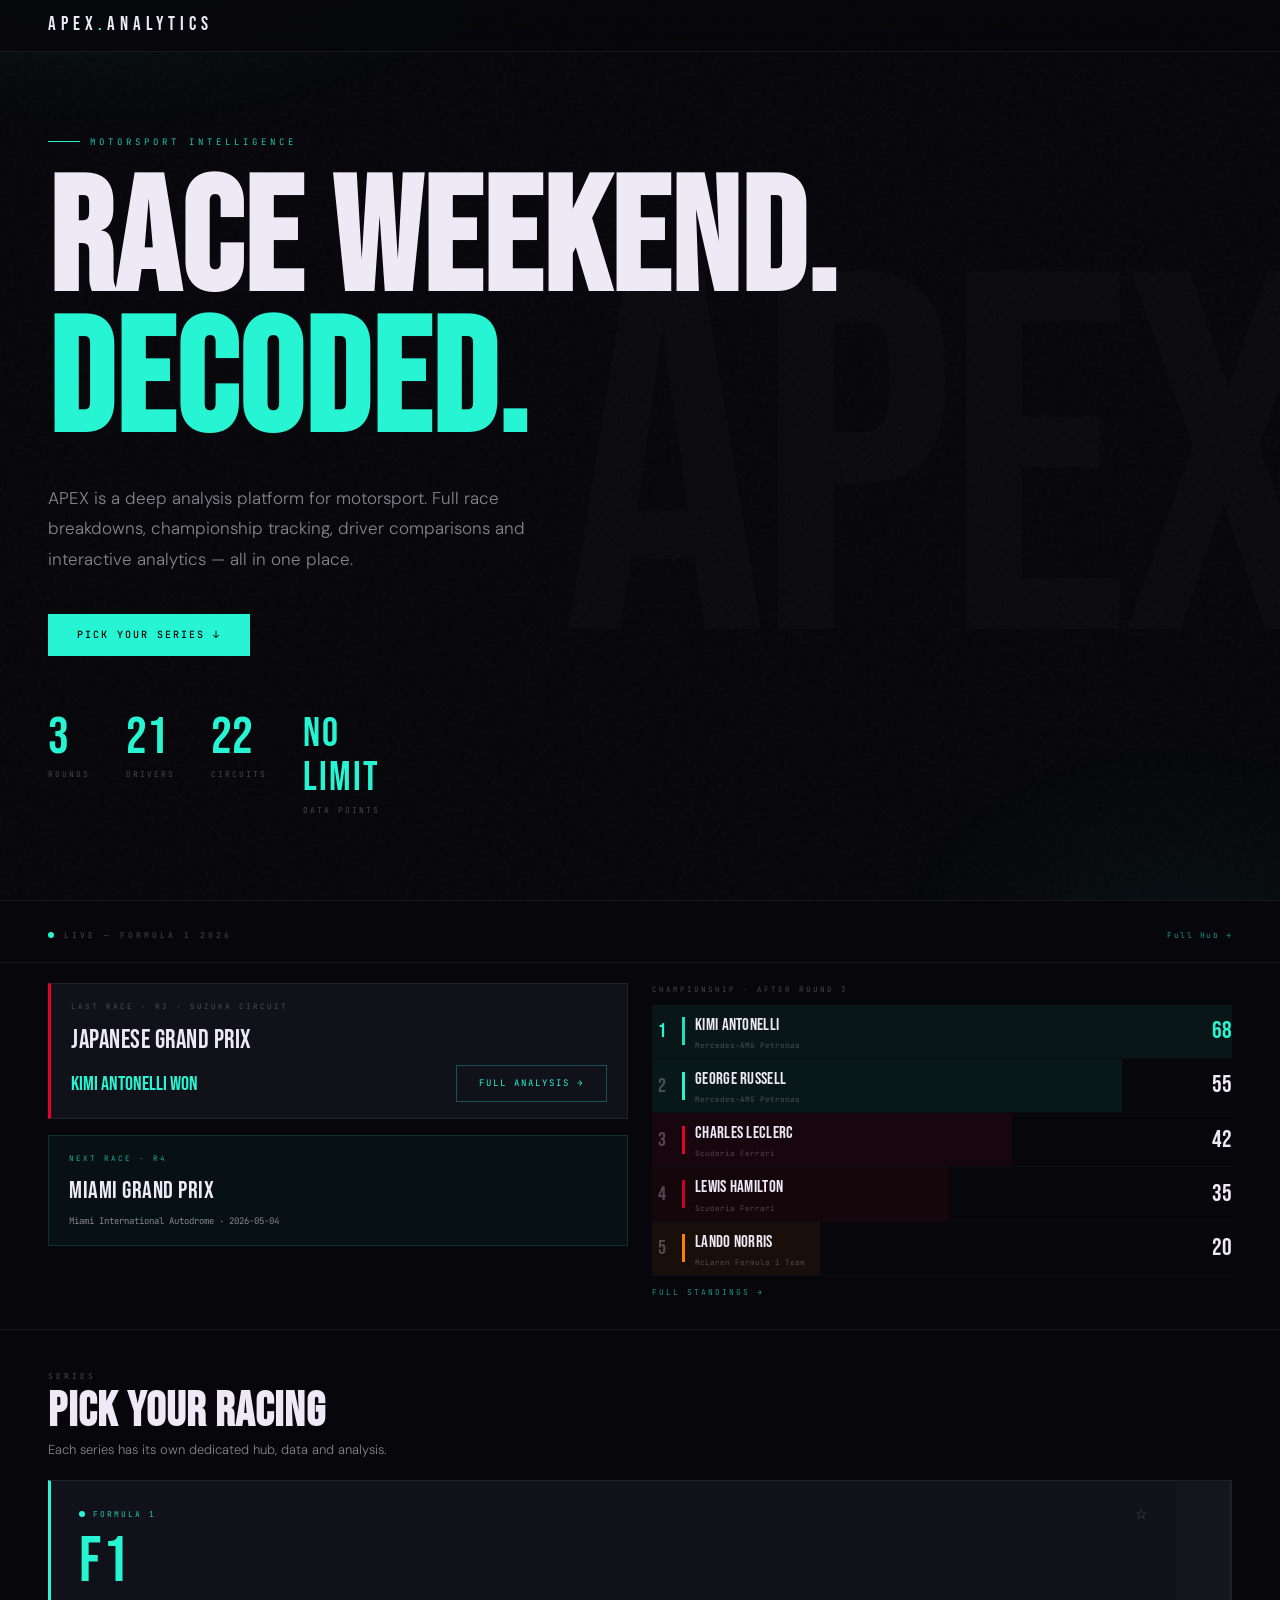
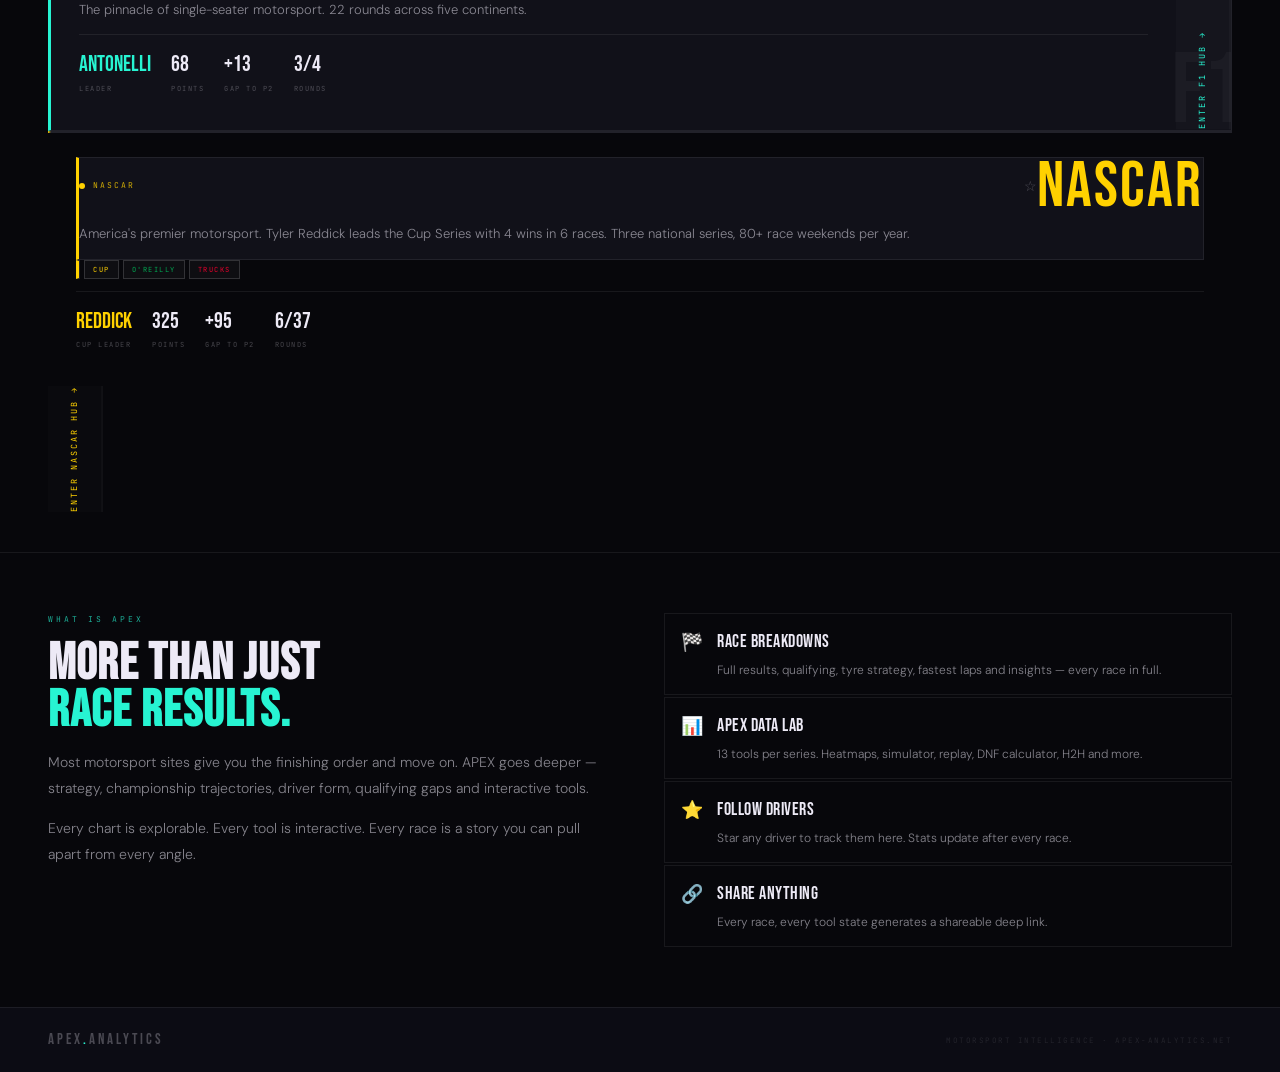
<file: index.html>
<!DOCTYPE html>
<html lang="en">
<head>
  <meta charset="UTF-8">
  <link rel="preconnect" href="https://fonts.googleapis.com">
  <link rel="preconnect" href="https://fonts.gstatic.com" crossorigin>
  <link href="https://fonts.googleapis.com/css2?family=Bebas+Neue&family=DM+Sans:ital,wght@0,300;0,400;0,500;1,300&family=JetBrains+Mono:wght@300;400;500&display=swap" rel="stylesheet">
  <meta name="viewport" content="width=device-width, initial-scale=1.0">
  <title>APEX Analytics — Motorsport Intelligence</title>
  <link rel="icon" type="image/svg+xml" href="/favicon.svg">
  <link rel="stylesheet" href="assets/apex.css?v=6f76edb7">
  <meta name="description" content="Deep race analysis across motorsport. Results, strategy, championship tracking and archives. Updated after every event.">
  <meta property="og:title" content="APEX Analytics — Motorsport Intelligence">
  <meta property="og:image" content="https://apex-analytics.net/assets/og-image.png">
  <style>
  /* ── LANDING PAGE SPECIFIC ───────────────────────────── */

  .lp-content { position:relative; z-index:1; }

  /* HERO */
  .hero {
    min-height:calc(100vh - var(--nav-h));
    display:flex; flex-direction:column; justify-content:center;
    padding:80px var(--pad);
    position:relative; overflow:hidden;
  }
  .hero-kicker {
    display:flex; align-items:center; gap:10px;
    margin-bottom:24px;
  }
  .hero-kicker-line {
    width:32px; height:1px; background:var(--accent);
  }
  .hero-kicker-text {
    font-family:'JetBrains Mono',monospace;
    font-size:9px; letter-spacing:4px; text-transform:uppercase;
    color:var(--accent); opacity:.8;
  }
  .hero-h1 {
    font-family:'Bebas Neue',display;
    font-size:clamp(72px,12vw,160px);
    letter-spacing:2px; line-height:.88;
    margin-bottom:28px;
  }
  .hero-h1 .line2 { color:var(--accent); display:block; }
  .hero-sub {
    font-size:clamp(15px,2vw,18px); color:var(--muted);
    font-weight:300; line-height:1.8; max-width:520px; margin-bottom:40px;
  }
  .hero-actions { display:flex; gap:12px; flex-wrap:wrap; margin-bottom:80px; }

  /* Animated stat strip */
  .hero-stats {
    display:flex; gap:40px; flex-wrap:wrap;
  }
  .hs-item {
    display:flex; flex-direction:column; gap:4px;
  }
  .hs-v {
    font-family:'Bebas Neue',display;
    font-size:42px; letter-spacing:1px; line-height:1;
    color:var(--accent);
    counter-reset:num var(--target);
  }
  .hs-l {
    font-family:'JetBrains Mono',monospace;
    font-size:8px; letter-spacing:2px; text-transform:uppercase; color:var(--dim);
  }

  /* Scroll indicator */
  .scroll-hint {
    position:absolute; bottom:32px; left:50%; transform:translateX(-50%);
    display:flex; flex-direction:column; align-items:center; gap:8px;
    font-family:'JetBrains Mono',monospace; font-size:8px;
    letter-spacing:2px; text-transform:uppercase; color:var(--dim);
    animation:fadeIn 1s 1s both;
  }
  .scroll-arrow {
    width:1px; height:32px; background:linear-gradient(var(--accent), transparent);
    animation:scroll-pulse 2s ease-in-out infinite;
  }
  @keyframes scroll-pulse {
    0%,100%{opacity:.4;transform:scaleY(.8);transform-origin:top}
    50%{opacity:1;transform:scaleY(1);transform-origin:top}
  }

  /* Hero background number */
  .hero-bg-word {
    position:absolute; right:-40px; top:50%; transform:translateY(-50%);
    font-family:'Bebas Neue',display; font-size:min(35vw,500px);
    letter-spacing:-10px; color:rgba(255,255,255,.018);
    pointer-events:none; user-select:none; line-height:1;
  }

  /* ── WHAT IS APEX SECTION ── */
  .what-section {
    padding:100px var(--pad);
    border-top:1px solid var(--border);
  }
  .what-grid {
    display:grid; grid-template-columns:1fr 1fr; gap:64px; align-items:center;
  }
  .what-left {}
  .what-h2 {
    font-family:'Bebas Neue',display;
    font-size:clamp(40px,5vw,64px); letter-spacing:1px; line-height:.92;
    margin-bottom:20px;
  }
  .what-h2 .acc { color:var(--accent); }
  .what-p {
    font-size:15px; color:var(--muted); line-height:1.85; font-weight:300;
    margin-bottom:16px;
  }
  .what-features {
    display:flex; flex-direction:column; gap:2px; margin-top:28px;
  }
  .what-feature {
    display:flex; align-items:flex-start; gap:14px;
    padding:14px 16px; border:1px solid var(--border);
    transition:border-color .18s, background .18s; cursor:default;
  }
  .what-feature:hover { border-color:rgba(var(--accent-rgb),.25); background:rgba(var(--accent-rgb),.03); }
  .wf-icon { font-size:18px; flex-shrink:0; margin-top:1px; }
  .wf-title { font-family:'Bebas Neue',display; font-size:18px; letter-spacing:.5px; margin-bottom:4px; }
  .wf-desc  { font-size:12px; color:var(--muted); font-weight:300; line-height:1.6; }

  /* Right: mini mockup preview */
  .what-right {
    position:relative;
  }
  .preview-screen {
    background:var(--bg3); border:1px solid var(--border);
    overflow:hidden; position:relative;
  }
  .preview-bar {
    height:36px; background:var(--bg2); border-bottom:1px solid var(--border);
    display:flex; align-items:center; padding:0 14px; gap:8px;
  }
  .preview-dot { width:8px; height:8px; border-radius:50%; }
  .preview-content { padding:20px; }
  .preview-title {
    font-family:'Bebas Neue',display; font-size:32px; letter-spacing:1px;
    color:var(--accent); margin-bottom:12px;
  }
  .preview-rows { display:flex; flex-direction:column; gap:2px; }
  .preview-row {
    display:flex; align-items:center; gap:8px;
    padding:8px 10px; background:var(--surface);
    animation:slideIn .4s var(--ease-out) both;
  }
  .pr-pos { font-family:'Bebas Neue',display; font-size:16px; color:var(--dim); width:20px; }
  .pr-pos.p1 { color:var(--accent); }
  .pr-name { font-family:'Bebas Neue',display; font-size:16px; flex:1; }
  .pr-pts { font-family:'JetBrains Mono',monospace; font-size:10px; font-weight:500; }
  .pr-bar-wrap { flex:1; height:3px; background:rgba(255,255,255,.06); }
  .pr-bar { height:100%; background:var(--accent); }

  /* ── SERIES SECTION ── */
  .series-section {
    padding:80px var(--pad);
    border-top:1px solid var(--border);
  }
  .series-header {
    display:flex; align-items:flex-end; justify-content:space-between;
    margin-bottom:32px; flex-wrap:wrap; gap:16px;
  }
  .series-h2 {
    font-family:'Bebas Neue',display;
    font-size:clamp(36px,5vw,56px); letter-spacing:1px; line-height:.9;
  }
  .series-sub { font-size:13px; color:var(--muted); font-weight:300; margin-top:6px; }

  .series-grid {
    display:grid; grid-template-columns:1fr 1fr 1fr; gap:2px;
  }
  .series-card {
    position:relative; overflow:hidden;
    background:var(--bg3); border:1px solid var(--border);
    padding:28px 28px 24px;
    transition:border-color .2s, background .2s;
    cursor:pointer; text-decoration:none; color:inherit;
  }
  .series-card.active-series:hover {
    border-color:rgba(var(--accent-rgb),.3);
    background:rgba(var(--accent-rgb),.02);
  }
  .series-card::before {
    content:''; position:absolute; left:0; top:0; bottom:0; width:3px;
    background:var(--sc, var(--accent));
    transform:scaleY(0); transform-origin:center; transition:transform .25s;
  }
  .series-card:hover::before { transform:scaleY(1); }
  .series-card-bg {
    position:absolute; right:-10px; bottom:-16px;
    font-family:'Bebas Neue',display; font-size:100px; letter-spacing:-2px;
    color:rgba(255,255,255,.03); pointer-events:none; line-height:1;
  }
  .sc-badge {
    font-family:'JetBrains Mono',monospace; font-size:7.5px;
    letter-spacing:2.5px; text-transform:uppercase;
    color:var(--sc,var(--accent)); margin-bottom:10px;
    display:flex; align-items:center; gap:8px;
  }
  .sc-live-dot {
    width:5px; height:5px; border-radius:50%; background:var(--sc,var(--accent));
    animation:pulse 2s ease-in-out infinite;
  }
  .sc-title {
    font-family:'Bebas Neue',display;
    font-size:clamp(28px,3.5vw,42px); letter-spacing:1px; line-height:.95;
    color:var(--sc,var(--accent)); margin-bottom:8px;
  }
  .sc-desc { font-size:12.5px; color:var(--muted); line-height:1.65; font-weight:300; margin-bottom:16px; }
  .sc-stat-row { display:flex; gap:16px; flex-wrap:wrap; }
  .sc-stat { }
  .sc-stat-v { font-family:'Bebas Neue',display; font-size:22px; color:var(--text); line-height:1; }
  .sc-stat-l { font-family:'JetBrains Mono',monospace; font-size:7px; letter-spacing:1.5px; text-transform:uppercase; color:var(--dim); }

  /* Coming series */
  .series-card.coming { opacity:.45; cursor:default; }
  .series-card.coming::before { display:none; }
  .sc-coming {
    font-family:'JetBrains Mono',monospace; font-size:7.5px;
    letter-spacing:2px; text-transform:uppercase; color:var(--dim);
    padding:3px 8px; border:1px solid var(--border); display:inline-block; margin-bottom:10px;
  }

  /* ── FAVORITES SECTION ── */
  .fav-section {
    padding:60px var(--pad);
    border-top:1px solid var(--border);
  }
  .fav-header { margin-bottom:24px; }
  .fav-h2 {
    font-family:'Bebas Neue',display; font-size:32px; letter-spacing:1px; margin-bottom:6px;
  }
  .fav-empty {
    padding:40px; border:1px dashed var(--border); text-align:center;
  }
  .fav-empty-text {
    font-family:'JetBrains Mono',monospace; font-size:9px;
    letter-spacing:2px; text-transform:uppercase; color:var(--dim); margin-bottom:12px;
  }
  .fav-grid { display:grid; grid-template-columns:repeat(auto-fill,minmax(220px,1fr)); gap:2px; }
  .fav-card {
    background:var(--bg3); border:1px solid var(--border); padding:16px 18px;
    transition:border-color .18s;
  }
  .fav-card:hover { border-color:var(--border-hi); }
  .fav-driver-name { font-family:'Bebas Neue',display; font-size:22px; letter-spacing:.5px; margin-bottom:4px; }
  .fav-team { font-family:'JetBrains Mono',monospace; font-size:8px; color:var(--dim); letter-spacing:1px; margin-bottom:10px; }
  .fav-stats { display:flex; gap:12px; }
  .fav-stat-v { font-family:'Bebas Neue',display; font-size:18px; line-height:1; }
  .fav-stat-l { font-family:'JetBrains Mono',monospace; font-size:7px; letter-spacing:1px; text-transform:uppercase; color:var(--dim); }
  .fav-remove {
    float:right; font-size:10px; color:var(--dim);
    cursor:pointer; transition:color .15s; background:none; border:none; padding:0;
  }
  .fav-remove:hover { color:var(--red); }

  /* ── DATA LAB TEASER ── */
  .lab-teaser {
    padding:80px var(--pad);
    border-top:1px solid var(--border);
    display:grid; grid-template-columns:1fr 1fr; gap:64px; align-items:center;
  }
  .lt-h2 {
    font-family:'Bebas Neue',display;
    font-size:clamp(40px,5vw,64px); letter-spacing:1px; line-height:.9; margin-bottom:16px;
  }
  .lt-h2 .acc { color:var(--accent); }
  .lt-p { font-size:14px; color:var(--muted); line-height:1.8; font-weight:300; margin-bottom:24px; }
  .lt-features { display:flex; flex-wrap:wrap; gap:6px; margin-bottom:28px; }

  /* Mini heatmap preview */
  .heatmap-preview {
    display:flex; flex-direction:column; gap:2px;
  }
  .hmp-row { display:flex; gap:2px; }
  .hmp-cell {
    flex:1; height:28px; display:flex; align-items:center; justify-content:center;
    font-family:'Bebas Neue',display; font-size:12px;
    transition:transform .15s;
  }
  .hmp-cell:hover { transform:scale(1.1); }

  /* RESPONSIVE */
  @media (max-width:900px) {
    .what-grid  { grid-template-columns:1fr; }
    .what-right { display:none; }
    .series-grid { grid-template-columns:1fr; }
    .lab-teaser { grid-template-columns:1fr; }
  }
  @media (max-width:600px) {
    .hero { padding:60px var(--pad) 80px; }
    .hero-stats { gap:24px; }
    .hero-actions { flex-direction:column; }
    .hero-actions .btn { width:100%; justify-content:center; }
  }

  @media (max-width: 768px) {
    #fav-series-bar { display:none !important; }
    #live-content > div { grid-template-columns: 1fr !important; }
    #series-grid a { grid-template-columns: 1fr !important; }
    #series-grid a > div:last-child { writing-mode: horizontal-tb !important; transform: none !important; border-left: none !important; border-top: 1px solid var(--border) !important; padding: 12px 24px !important; min-width: auto !important; justify-content: flex-start !important; }
    .what-section-grid { grid-template-columns: 1fr !important; }
  }
  @media (max-width: 600px) {
    section { padding-left: 16px !important; padding-right: 16px !important; }
  }
  </style>
</head>
<body>
  <div class="bg-radial"></div>
  <div class="bg-grid"></div>
  <div class="bg-noise"></div>

  <!-- NAV -->
  <nav class="apex-nav">
    <a class="nav-logo" href="index.html">APEX<span class="dot">.</span>ANALYTICS</a>
    <div id="nav-favs" style="display:flex;align-items:center;gap:6px;overflow:hidden"></div>
  </nav>
  <div id="fav-series-bar" style="display:none;border-bottom:1px solid var(--border);background:var(--bg2);padding:0 var(--pad);position:sticky;top:var(--nav-h);z-index:199">
    <div style="display:flex;align-items:center;gap:0;overflow-x:auto;scrollbar-width:none">
      <div style="font-family:'JetBrains Mono',monospace;font-size:7px;letter-spacing:2px;text-transform:uppercase;color:var(--dim);padding:8px 16px 8px 0;white-space:nowrap;border-right:1px solid var(--border);margin-right:12px;flex-shrink:0">Your Hubs</div>
      <div id="fav-series-chips" style="display:flex;gap:4px"></div>
    </div>
  </div>

  <div style="position:relative;z-index:1">

    <!-- HERO -->
    <section style="min-height:calc(100vh - var(--nav-h));display:flex;flex-direction:column;justify-content:center;padding:80px var(--pad);position:relative;overflow:hidden">
      <div style="position:absolute;right:-40px;top:50%;transform:translateY(-50%);font-family:'Bebas Neue',display;font-size:min(40vw,520px);letter-spacing:-10px;color:rgba(255,255,255,.018);pointer-events:none;user-select:none;line-height:1">APEX</div>

      <div style="display:flex;align-items:center;gap:10px;margin-bottom:24px">
        <div style="width:32px;height:1px;background:var(--accent)"></div>
        <span style="font-family:'JetBrains Mono',monospace;font-size:9px;letter-spacing:4px;text-transform:uppercase;color:var(--accent);opacity:.8">Motorsport Intelligence</span>
      </div>

      <h1 style="font-family:'Bebas Neue',display;font-size:clamp(72px,14vw,160px);letter-spacing:2px;line-height:.88;margin-bottom:28px">
        Race Weekend.<br>
        <span style="color:var(--accent)">Decoded.</span>
      </h1>

      <p style="font-size:clamp(14px,2vw,17px);color:var(--muted);font-weight:300;line-height:1.8;max-width:520px;margin-bottom:40px">
        APEX is a deep analysis platform for motorsport. Full race breakdowns, championship tracking, driver comparisons and interactive analytics — all in one place.
      </p>

      <div style="margin-bottom:56px">
        <a href="#series-section" class="btn primary" style="font-size:10px;padding:12px 28px" onclick="event.preventDefault();document.getElementById('series-section').scrollIntoView({behavior:'smooth'})">Pick Your Series ↓</a>
      </div>

      <div style="display:flex;gap:36px;flex-wrap:wrap">
        <div>
          <div style="font-family:'Bebas Neue',display;font-size:clamp(36px,5vw,52px);line-height:1;color:var(--accent)" id="stat-rounds">2</div>
          <div style="font-family:'JetBrains Mono',monospace;font-size:8px;letter-spacing:2px;text-transform:uppercase;color:var(--dim);margin-top:4px">Rounds</div>
        </div>
        <div>
          <div style="font-family:'Bebas Neue',display;font-size:clamp(36px,5vw,52px);line-height:1;color:var(--accent)" id="stat-drivers">20</div>
          <div style="font-family:'JetBrains Mono',monospace;font-size:8px;letter-spacing:2px;text-transform:uppercase;color:var(--dim);margin-top:4px">Drivers</div>
        </div>
        <div>
          <div style="font-family:'Bebas Neue',display;font-size:clamp(36px,5vw,52px);line-height:1;color:var(--accent)" id="stat-circuits">21</div>
          <div style="font-family:'JetBrains Mono',monospace;font-size:8px;letter-spacing:2px;text-transform:uppercase;color:var(--dim);margin-top:4px">Circuits</div>
        </div>
        <div>
          <div style="font-family:'Bebas Neue',display;font-size:clamp(28px,4vw,40px);line-height:1.1;letter-spacing:2px;color:var(--accent)">NO<br>LIMIT</div>
          <div style="font-family:'JetBrains Mono',monospace;font-size:8px;letter-spacing:2px;text-transform:uppercase;color:var(--dim);margin-top:4px">Data Points</div>
        </div>
      </div>
    </section>

    <!-- LIVE SNAPSHOT -->
    <section id="live-section" style="border-top:1px solid var(--border)">
      <div style="padding:28px var(--pad) 20px;display:flex;align-items:center;justify-content:space-between;border-bottom:1px solid var(--border)">
        <div style="display:flex;align-items:center;gap:10px">
          <div style="width:6px;height:6px;border-radius:50%;background:var(--accent);animation:pulse 2s ease-in-out infinite"></div>
          <span style="font-family:'JetBrains Mono',monospace;font-size:8px;letter-spacing:3px;text-transform:uppercase;color:var(--dim)">Live — Formula 1 2026</span>
        </div>
        <a href="f1.html" style="font-family:'JetBrains Mono',monospace;font-size:8px;letter-spacing:1.5px;color:var(--accent);opacity:.6;transition:opacity .15s" onmouseover="this.style.opacity=1" onmouseout="this.style.opacity=.6">Full Hub →</a>
      </div>
      <div id="live-content" style="padding:20px var(--pad)">
        <div style="font-family:'JetBrains Mono',monospace;font-size:9px;color:var(--dim);opacity:.4">Loading…</div>
      </div>
    </section>

    <!-- SERIES -->
    <section id="series-section" style="padding:40px var(--pad);border-top:1px solid var(--border)">
      <div style="margin-bottom:20px">
        <div style="font-family:'JetBrains Mono',monospace;font-size:8px;letter-spacing:3px;text-transform:uppercase;color:var(--dim);margin-bottom:8px">Series</div>
        <h2 style="font-family:'Bebas Neue',display;font-size:clamp(32px,5vw,48px);letter-spacing:1px;line-height:.9">Pick Your Racing</h2>
        <p style="font-size:13px;color:var(--muted);font-weight:300;margin-top:6px">Each series has its own dedicated hub, data and analysis.</p>
      </div>
      <div id="series-grid">
        <div style="font-family:'JetBrains Mono',monospace;font-size:9px;color:var(--dim);opacity:.4">Loading…</div>
      </div>
    </section>

    <!-- FAVORITES -->
    <section id="fav-section" style="padding:40px var(--pad);border-top:1px solid var(--border);display:none">
      <div style="display:flex;align-items:flex-end;justify-content:space-between;margin-bottom:20px;flex-wrap:wrap;gap:10px">
        <div>
          <div style="font-family:'JetBrains Mono',monospace;font-size:8px;letter-spacing:3px;text-transform:uppercase;color:var(--dim);margin-bottom:8px">Your Favorites</div>
          <h2 style="font-family:'Bebas Neue',display;font-size:clamp(28px,4vw,40px);letter-spacing:1px;line-height:.9">Drivers &amp; Teams</h2>
        </div>
        <button onclick="(function(){localStorage.removeItem('apex-favorites');location.reload();})()" style="font-family:'JetBrains Mono',monospace;font-size:7.5px;letter-spacing:1.5px;text-transform:uppercase;padding:6px 12px;border:1px solid var(--border);background:none;color:var(--dim);cursor:pointer;transition:color .15s,border-color .15s" onmouseover="this.style.color='var(--text)';this.style.borderColor='var(--border-hi)'" onmouseout="this.style.color='var(--dim)';this.style.borderColor='var(--border)'">Clear All</button>
      </div>
      <div id="fav-content"></div>
    </section>

    <!-- WHAT IS APEX -->
    <section style="padding:60px var(--pad);border-top:1px solid var(--border)">
      <div class="what-section-grid" style="display:grid;grid-template-columns:1fr 1fr;gap:48px;align-items:start">
        <div>
          <div style="font-family:'JetBrains Mono',monospace;font-size:8px;letter-spacing:3px;text-transform:uppercase;color:var(--accent);opacity:.7;margin-bottom:14px">What is APEX</div>
          <h2 style="font-family:'Bebas Neue',display;font-size:clamp(36px,4vw,52px);letter-spacing:1px;line-height:.92;margin-bottom:16px">
            More than just<br>
            <span style="color:var(--accent)">race results.</span>
          </h2>
          <p style="font-size:14px;color:var(--muted);line-height:1.85;font-weight:300;margin-bottom:14px">
            Most motorsport sites give you the finishing order and move on. APEX goes deeper — strategy, championship trajectories, driver form, qualifying gaps and interactive tools.
          </p>
          <p style="font-size:14px;color:var(--muted);line-height:1.85;font-weight:300">
            Every chart is explorable. Every tool is interactive. Every race is a story you can pull apart from every angle.
          </p>
        </div>
        <div style="display:flex;flex-direction:column;gap:2px">
          <div style="display:flex;align-items:flex-start;gap:14px;padding:14px 16px;border:1px solid var(--border);transition:border-color .18s" onmouseover="this.style.borderColor='rgba(39,244,210,.25)'" onmouseout="this.style.borderColor='rgba(255,255,255,.07)'">
            <div style="font-size:18px;flex-shrink:0">🏁</div>
            <div>
              <div style="font-family:'Bebas Neue',display;font-size:18px;letter-spacing:.5px;margin-bottom:4px">Race Breakdowns</div>
              <div style="font-size:12px;color:var(--muted);font-weight:300;line-height:1.6">Full results, qualifying, tyre strategy, fastest laps and insights — every race in full.</div>
            </div>
          </div>
          <div style="display:flex;align-items:flex-start;gap:14px;padding:14px 16px;border:1px solid var(--border);transition:border-color .18s" onmouseover="this.style.borderColor='rgba(39,244,210,.25)'" onmouseout="this.style.borderColor='rgba(255,255,255,.07)'">
            <div style="font-size:18px;flex-shrink:0">📊</div>
            <div>
              <div style="font-family:'Bebas Neue',display;font-size:18px;letter-spacing:.5px;margin-bottom:4px">APEX Data Lab</div>
              <div style="font-size:12px;color:var(--muted);font-weight:300;line-height:1.6">13 tools per series. Heatmaps, simulator, replay, DNF calculator, H2H and more.</div>
            </div>
          </div>
          <div style="display:flex;align-items:flex-start;gap:14px;padding:14px 16px;border:1px solid var(--border);transition:border-color .18s" onmouseover="this.style.borderColor='rgba(39,244,210,.25)'" onmouseout="this.style.borderColor='rgba(255,255,255,.07)'">
            <div style="font-size:18px;flex-shrink:0">⭐</div>
            <div>
              <div style="font-family:'Bebas Neue',display;font-size:18px;letter-spacing:.5px;margin-bottom:4px">Follow Drivers</div>
              <div style="font-size:12px;color:var(--muted);font-weight:300;line-height:1.6">Star any driver to track them here. Stats update after every race.</div>
            </div>
          </div>
          <div style="display:flex;align-items:flex-start;gap:14px;padding:14px 16px;border:1px solid var(--border);transition:border-color .18s" onmouseover="this.style.borderColor='rgba(39,244,210,.25)'" onmouseout="this.style.borderColor='rgba(255,255,255,.07)'">
            <div style="font-size:18px;flex-shrink:0">🔗</div>
            <div>
              <div style="font-family:'Bebas Neue',display;font-size:18px;letter-spacing:.5px;margin-bottom:4px">Share Anything</div>
              <div style="font-size:12px;color:var(--muted);font-weight:300;line-height:1.6">Every race, every tool state generates a shareable deep link.</div>
            </div>
          </div>
        </div>
      </div>
    </section>

  </div>


  <footer class="apex-footer">
    <div class="foot-logo">APEX<span class="dot">.</span>ANALYTICS</div>
    <div class="foot-copy">Motorsport Intelligence · apex-analytics.net</div>
  </footer>

  <script src="assets/apex.js?v=c7492599"></script>
  <script>
  initLandingPage();
  </script>
</body>
</html>
</file>
<file: assets/apex.css>
/* ============================================================
   APEX ANALYTICS v4 — Design System
   Brand: Bebas Neue (display) · JetBrains Mono (data) · DM Sans (body)
   Palette: #07070B bg · #27F4D2 teal · #E8002D red · white text
   ============================================================ */

/* ── TOKENS ─────────────────────────────────────────────── */
:root {
  --bg:          #07070B;
  --bg2:         #0C0C14;
  --bg3:         #111119;
  --surface:     rgba(255,255,255,.035);
  --surface2:    rgba(255,255,255,.055);
  --border:      rgba(255,255,255,.07);
  --border-hi:   rgba(255,255,255,.13);
  --text:        #EDEAF6;
  --muted:       rgba(237,234,246,.55);
  --dim:         rgba(237,234,246,.28);
  --faint:       rgba(237,234,246,.1);
  --accent:      #27F4D2;
  --accent-rgb:  39,244,210;
  --red:         #E8002D;
  --green:       #00D47C;
  --gold:        #FFD700;
  --nav-h:       52px;
  --pad:         clamp(18px,4vw,48px);
  --radius:      2px;
  --ease-out:    cubic-bezier(0.16,1,0.3,1);
  --ease-in-out: cubic-bezier(0.65,0,0.35,1);
}

/* ── RESET ───────────────────────────────────────────────── */
*,*::before,*::after { box-sizing:border-box; margin:0; padding:0; }
html { scroll-behavior:smooth; -webkit-font-smoothing:antialiased; }
body {
  background: var(--bg);
  color: var(--text);
  font-family: 'DM Sans', sans-serif;
  font-size: 14px;
  line-height: 1.6;
  overflow-x: hidden;
}
a { color:inherit; text-decoration:none; }
button { cursor:pointer; font-family:inherit; border:none; background:none; }
input,select { font-family:inherit; }
img { display:block; max-width:100%; }

/* ── GLOBAL ANIMATIONS ───────────────────────────────────── */
@keyframes fadeUp   { from{opacity:0;transform:translateY(20px)} to{opacity:1;transform:translateY(0)} }
@keyframes fadeIn   { from{opacity:0} to{opacity:1} }
@keyframes slideIn  { from{opacity:0;transform:translateX(-16px)} to{opacity:1;transform:translateX(0)} }
@keyframes pulse    { 0%,100%{opacity:1;transform:scale(1)} 50%{opacity:.35;transform:scale(.7)} }
@keyframes spin     { to{transform:rotate(360deg)} }
@keyframes shimmer  { 0%{background-position:-200% 0} 100%{background-position:200% 0} }
@keyframes countUp  { from{opacity:0;transform:translateY(8px)} to{opacity:1;transform:translateY(0)} }
@keyframes trackCar { 0%{offset-distance:0%} 100%{offset-distance:100%} }
@keyframes barGrow  { from{width:0} to{width:var(--w)} }

.anim-fade-up   { animation:fadeUp .45s ease-out forwards; }
.anim-fade-in   { animation:fadeIn .35s ease forwards; }
.anim-slide-in  { animation:slideIn .35s ease-out forwards; }
.delay-1 { animation-delay:.08s; }
.delay-2 { animation-delay:.16s; }
.delay-3 { animation-delay:.24s; }
.delay-4 { animation-delay:.32s; }
.delay-5 { animation-delay:.40s; }

/* Intersection observer driven reveals */
.reveal { opacity:0; transform:translateY(20px); transition:opacity .55s var(--ease-out), transform .55s var(--ease-out); }
.reveal.visible { opacity:1; transform:none; }
/* Fallback: show everything if no JS intersection observer fires */
.no-js .reveal { opacity:1; transform:none; }

/* ── BACKGROUND EFFECTS ──────────────────────────────────── */
.bg-radial {
  position:fixed; inset:0; z-index:0; pointer-events:none;
  background:
    radial-gradient(ellipse 60% 40% at 8% -8%, rgba(var(--accent-rgb),.07) 0%, transparent 55%),
    radial-gradient(ellipse 45% 45% at 92% 105%, rgba(var(--accent-rgb),.04) 0%, transparent 50%);
}
.bg-grid {
  position:fixed; inset:0; z-index:0; pointer-events:none; opacity:.018;
  background-image: linear-gradient(rgba(255,255,255,.08) 1px, transparent 1px),
                    linear-gradient(90deg, rgba(255,255,255,.08) 1px, transparent 1px);
  background-size: 48px 48px;
}
.bg-noise {
  position:fixed; inset:0; z-index:0; pointer-events:none; opacity:.025;
  background-image: url("data:image/svg+xml,%3Csvg viewBox='0 0 256 256' xmlns='http://www.w3.org/2000/svg'%3E%3Cfilter id='n'%3E%3CfeTurbulence type='fractalNoise' baseFrequency='.9' numOctaves='4' stitchTiles='stitch'/%3E%3C/filter%3E%3Crect width='100%25' height='100%25' filter='url(%23n)'/%3E%3C/svg%3E");
}

/* ── NAV ─────────────────────────────────────────────────── */
.apex-nav {
  position:sticky; top:0; z-index:300;
  height:var(--nav-h);
  display:flex; align-items:center; justify-content:space-between;
  padding:0 var(--pad);
  background:rgba(7,7,11,.88);
  backdrop-filter:blur(20px);
  border-bottom:1px solid var(--border);
}
.nav-logo {
  font-family:'Bebas Neue',display;
  font-size:19px; letter-spacing:5px; color:var(--text);
  transition:color .2s;
}
.nav-logo:hover { color:var(--text); }
.nav-logo .dot  { color:var(--accent); }
.nav-links { display:flex; align-items:center; gap:2px; }
.nav-link {
  padding:6px 14px;
  font-family:'JetBrains Mono',monospace;
  font-size:8px; letter-spacing:2px; text-transform:uppercase;
  color:var(--dim); border:1px solid transparent;
  transition:all .18s;
}
.nav-link:hover { color:var(--muted); border-color:var(--border); }
.nav-link.active {
  color:var(--accent);
  border-color:rgba(var(--accent-rgb),.25);
  background:rgba(var(--accent-rgb),.06);
}
.nav-series-badge {
  display:flex; align-items:center; gap:6px;
  padding:5px 12px;
  border:1px solid rgba(var(--accent-rgb),.25);
  background:rgba(var(--accent-rgb),.06);
  font-family:'JetBrains Mono',monospace;
  font-size:8px; letter-spacing:2px; text-transform:uppercase;
  color:var(--accent);
}
.nav-series-dot {
  width:5px; height:5px; border-radius:50%;
  background:var(--accent);
  animation:pulse 2s ease-in-out infinite;
}

/* ── BREADCRUMB ──────────────────────────────────────────── */
.breadcrumb {
  font-family:'JetBrains Mono',monospace;
  font-size:8.5px; letter-spacing:1.5px; text-transform:uppercase;
  color:var(--dim); display:flex; align-items:center; gap:8px;
}
.breadcrumb a:hover { color:var(--muted); }
.breadcrumb .sep { opacity:.35; }
.breadcrumb .current { color:var(--accent); }

/* ── TYPOGRAPHY ──────────────────────────────────────────── */
.display { font-family:'Bebas Neue',display; }
.mono    { font-family:'JetBrains Mono',monospace; }
.label {
  font-family:'JetBrains Mono',monospace;
  font-size:8px; letter-spacing:3px; text-transform:uppercase;
  color:var(--dim);
}
.label.accent { color:var(--accent); opacity:.7; }

/* ── BUTTONS ─────────────────────────────────────────────── */
.btn {
  display:inline-flex; align-items:center; gap:8px;
  padding:10px 22px;
  font-family:'JetBrains Mono',monospace;
  font-size:9px; letter-spacing:2px; text-transform:uppercase;
  border:1px solid var(--border-hi); color:var(--muted);
  background:var(--surface); transition:all .18s; cursor:pointer;
}
.btn:hover { border-color:var(--border-hi); color:var(--text); background:var(--surface2); }
.btn.primary {
  background:var(--accent); color:var(--bg);
  border-color:var(--accent); font-weight:500;
}
.btn.primary:hover { background:#1ee0bc; border-color:#1ee0bc; }
.btn.ghost {
  background:none; border-color:rgba(var(--accent-rgb),.3);
  color:var(--accent);
}
.btn.ghost:hover { background:rgba(var(--accent-rgb),.06); }
.btn.sm { padding:6px 14px; font-size:8px; }
.btn.active, .btn.sm.active {
  color:var(--accent);
  border-color:rgba(var(--accent-rgb),.35);
  background:rgba(var(--accent-rgb),.08);
}
.sr-fav {
  width:20px; height:20px;
  display:flex; align-items:center; justify-content:center;
  font-size:12px; cursor:pointer; opacity:.35;
  transition:opacity .15s, color .15s;
  background:none; border:none; color:var(--text);
}
.sr-fav:hover  { opacity:1; }
.sr-fav.active { opacity:1; color:var(--gold); }
.btn.icon { padding:8px; gap:0; }

/* ── CARDS ───────────────────────────────────────────────── */
.card {
  background:var(--bg3);
  border:1px solid var(--border);
  overflow:hidden;
  transition:border-color .18s;
}
.card:hover { border-color:var(--border-hi); }
.card-head {
  padding:12px 18px;
  border-bottom:1px solid var(--border);
  display:flex; align-items:center; justify-content:space-between; gap:8px;
}
.card-title {
  font-family:'JetBrains Mono',monospace;
  font-size:8.5px; letter-spacing:2px; text-transform:uppercase; color:var(--dim);
}
.card-body { padding:16px 18px; }

/* ── TAGS / PILLS ────────────────────────────────────────── */
.tag {
  display:inline-block;
  padding:3px 9px;
  font-family:'JetBrains Mono',monospace;
  font-size:7.5px; letter-spacing:1px; text-transform:uppercase;
  border:1px solid var(--border); color:var(--dim);
}
.tag.accent { border-color:rgba(var(--accent-rgb),.3); color:var(--accent); background:rgba(var(--accent-rgb),.06); }
.tag.red    { border-color:rgba(232,0,45,.3); color:var(--red); background:rgba(232,0,45,.06); }
.tag.green  { border-color:rgba(0,212,124,.3); color:var(--green); }

/* ── STAT CELLS ──────────────────────────────────────────── */
.stat-cell { padding:14px 18px; background:var(--bg3); border:1px solid var(--border); }
.stat-v { font-family:'Bebas Neue',display; font-size:28px; letter-spacing:.5px; line-height:1; }
.stat-l { font-family:'JetBrains Mono',monospace; font-size:7.5px; letter-spacing:1.5px; text-transform:uppercase; color:var(--dim); margin-top:3px; }

/* ── POSITION COLOURS ────────────────────────────────────── */
.pos-1   { background:rgba(255,215,0,.18); color:#FFD700; }
.pos-2   { background:rgba(192,192,192,.14); color:#C0C0C0; }
.pos-3   { background:rgba(205,127,50,.14); color:#CD7F32; }
.pos-pts { background:rgba(39,244,210,.08); color:var(--accent); }
.pos-out { background:rgba(255,255,255,.025); color:var(--dim); }
.pos-dnf { background:rgba(232,0,45,.12); color:var(--red); }
.pos-dns { background:rgba(100,100,120,.1); color:rgba(237,234,246,.3); }

/* ── SHARE BUTTON ────────────────────────────────────────── */
.share-btn {
  display:inline-flex; align-items:center; gap:6px;
  padding:6px 14px;
  font-family:'JetBrains Mono',monospace;
  font-size:7.5px; letter-spacing:2px; text-transform:uppercase;
  border:1px solid var(--border); color:var(--dim);
  background:none; cursor:pointer; transition:all .15s;
}
.share-btn:hover { border-color:rgba(var(--accent-rgb),.3); color:var(--accent); }
.share-btn.copied { border-color:var(--green); color:var(--green); }

/* ── DRIVER COLOUR BARS ──────────────────────────────────── */
.driver-bar {
  height:100%;
  background:var(--team-color, var(--accent));
  transition:width .8s var(--ease-out);
}

/* ── PROGRESS / BAR ──────────────────────────────────────── */
.progress-track {
  height:4px; background:rgba(255,255,255,.06); border-radius:2px; overflow:hidden;
}
.progress-fill {
  height:100%; border-radius:2px;
  transition:width .8s var(--ease-out);
}

/* ── TABS ────────────────────────────────────────────────── */
.tab-bar {
  display:flex; border-bottom:1px solid var(--border);
  background:var(--bg2); position:sticky; top:var(--nav-h); z-index:200;
  overflow-x:auto; scrollbar-width:none;
}
.tab-bar::-webkit-scrollbar { display:none; }
.tab-btn {
  padding:12px 20px; flex-shrink:0;
  font-family:'JetBrains Mono',monospace;
  font-size:8.5px; letter-spacing:2px; text-transform:uppercase;
  color:var(--dim); border-bottom:2px solid transparent;
  background:none; transition:all .15s; cursor:pointer; white-space:nowrap;
}
.tab-btn:hover { color:var(--muted); }
.tab-btn.active { color:var(--accent); border-bottom-color:var(--accent); }
.tab-panel { display:none; }
.tab-panel.active { display:block; }

/* ── FOOTER ──────────────────────────────────────────────── */
.apex-footer {
  padding:20px var(--pad);
  border-top:1px solid var(--border);
  display:flex; align-items:center; justify-content:space-between; gap:16px;
  background:var(--bg2); position:relative; z-index:1;
}
.foot-logo { font-family:'Bebas Neue',display; font-size:15px; letter-spacing:3px; color:var(--dim); }
.foot-logo .dot { color:var(--accent); }
.foot-copy { font-family:'JetBrains Mono',monospace; font-size:7.5px; letter-spacing:1.5px; color:var(--faint); text-transform:uppercase; }

/* ── RESPONSIVE ──────────────────────────────────────────── */
@media (max-width:768px) {
  .nav-links { display:none; }
  .nav-series-badge { display:none; }
  :root { --pad:16px; }
}
@media (max-width:600px) {
  .hide-mobile { display:none !important; }
}

/* Prevent flash on delayed animations */
.delay-1, .delay-2, .delay-3, .delay-4, .delay-5 { opacity:0; }
.delay-1 { animation-delay:.08s; animation-fill-mode:both; }
.delay-2 { animation-delay:.16s; animation-fill-mode:both; }
.delay-3 { animation-delay:.24s; animation-fill-mode:both; }
.delay-4 { animation-delay:.32s; animation-fill-mode:both; }
.delay-5 { animation-delay:.40s; animation-fill-mode:both; }
</file>
